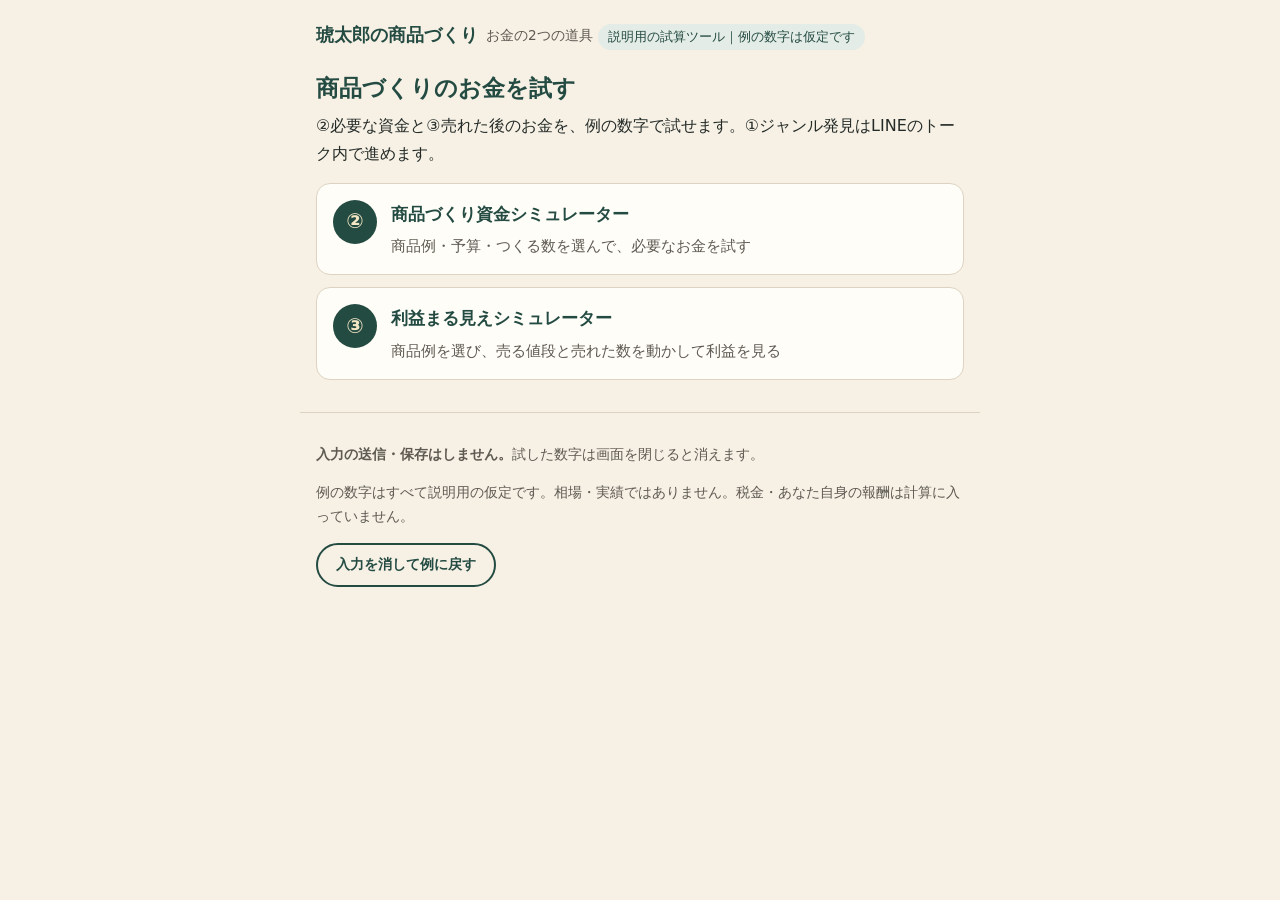
<file: kotaro-tools/index.html>
<!doctype html>
<html lang="ja">
<head>
  <meta charset="utf-8">
  <meta name="viewport" content="width=device-width, initial-scale=1">
  <meta http-equiv="Content-Security-Policy" content="default-src 'self'; script-src 'self'; style-src 'self'; img-src 'self' data:; connect-src 'none'; form-action 'none'">
  <meta name="robots" content="noindex, nofollow">
  <title>琥太郎の商品づくり お金の2つの道具</title>
  <link rel="stylesheet" href="styles.css">
  <script type="module" src="app.js"></script>
</head>
<body>
  <a class="skip" href="#main">本文へ</a>
  <header class="site-header">
    <a class="brand" href="#">琥太郎の商品づくり<span>お金の2つの道具</span></a>
    <p class="local-badge">説明用の試算ツール｜例の数字は仮定です</p>
  </header>

  <main id="main" tabindex="-1">
    <noscript><p class="notice warn">この道具は JavaScript を使います。ブラウザの設定で有効にしてください。</p></noscript>
    <p id="load-warning" class="notice warn" hidden>読み込みに失敗しました。通信を確認し、ページを再読込してください。</p>

    <!-- トップ -->
    <section id="view-home" class="view" data-view="home" aria-labelledby="home-title">
      <h1 id="home-title" class="page-title">商品づくりのお金を試す</h1>
      <p class="lead">②必要な資金と③売れた後のお金を、例の数字で試せます。①ジャンル発見はLINEのトーク内で進めます。</p>
      <ol class="tool-list">
        <li>
          <a class="tool-card" href="#funds">
            <span class="tool-icon" aria-hidden="true">②</span>
            <span class="tool-body">
              <strong>商品づくり資金シミュレーター</strong>
              <span class="tool-purpose">商品例・予算・つくる数を選んで、必要なお金を試す</span>
            </span>
          </a>
        </li>
        <li>
          <a class="tool-card" href="#profit">
            <span class="tool-icon" aria-hidden="true">③</span>
            <span class="tool-body">
              <strong>利益まる見えシミュレーター</strong>
              <span class="tool-purpose">商品例を選び、売る値段と売れた数を動かして利益を見る</span>
            </span>
          </a>
        </li>
      </ol>
    </section>

    <!-- ② 資金 -->
    <section id="view-funds" class="view" data-view="funds" aria-labelledby="funds-title" hidden>
      <a class="back" href="#">← お金の2つの道具へ戻る</a>
      <h1 id="funds-title" class="page-title">② 商品づくり資金シミュレーター</h1>
      <p class="lead">商品を売り始めるまでに、いくら用意しておくかを出します。</p>
      <div id="funds-root"></div>
    </section>

    <!-- ③ 利益 -->
    <section id="view-profit" class="view" data-view="profit" aria-labelledby="profit-title" hidden>
      <a class="back" href="#">← お金の2つの道具へ戻る</a>
      <h1 id="profit-title" class="page-title">③ 利益まる見えシミュレーター</h1>
      <p class="lead">この商品、売れたらいくら残る？　1 個あたりと、全体の数字を分けて見ます。</p>
      <div id="profit-root"></div>
    </section>
  </main>

  <footer class="site-footer">
    <p><strong>入力の送信・保存はしません。</strong>試した数字は画面を閉じると消えます。</p>
    <p>例の数字はすべて説明用の仮定です。相場・実績ではありません。税金・あなた自身の報酬は計算に入っていません。</p>
    <button type="button" class="btn btn-ghost" id="clear-storage">入力を消して例に戻す</button>
    <p id="clear-status" class="small" role="status"></p>
  </footer>
  <script src="boot-check.js"></script>
</body>
</html>
</file>
<file: kotaro-tools/styles.css>
/* 琥太郎 3つの道具 — クリーム / 深緑 / 金 */
:root {
  --green: #244b42;
  --green-2: #33695c;
  --green-soft: #e3ece6;
  --cream: #f6f0e5;
  --paper: #fffdf8;
  --gold: #b8913a;
  --gold-soft: #f3e6c4;
  --ink: #242b27;
  --muted: #5e5a52;
  --line: #ddd3c0;
  --warn: #8a4b1f;
  --warn-bg: #fbecd9;
  --bad: #a23a2a;
  --bad-bg: #f9e2dc;
  --good: #2c6a4f;
  --good-bg: #e0f0e6;
  --radius: 14px;
  --tap: 44px;
  font-size: 16px;
}

*, *::before, *::after { box-sizing: border-box; }
html { -webkit-text-size-adjust: 100%; }
body {
  margin: 0;
  background: var(--cream);
  color: var(--ink);
  font-family: "Hiragino Sans", "Hiragino Kaku Gothic ProN", "Noto Sans JP", "Yu Gothic", system-ui, sans-serif;
  line-height: 1.7;
  overflow-wrap: anywhere;
}
main, .site-header, .site-footer { max-width: 680px; margin: 0 auto; padding: 0 16px; }
main { padding-bottom: 32px; }
main:focus { outline: none; }
a { color: var(--green); }
h1, h2, h3 { line-height: 1.4; }
[hidden] { display: none !important; }
.skip { position: absolute; left: -9999px; }
.skip:focus { left: 8px; top: 8px; background: var(--paper); padding: 8px; z-index: 10; }
.small { font-size: .85rem; color: var(--muted); }

/* ヘッダー・フッター */
.site-header { padding-top: 14px; padding-bottom: 6px; }
.brand { display: inline-flex; flex-wrap: wrap; align-items: baseline; gap: 4px 8px; font-weight: 700; font-size: 1.1rem; text-decoration: none; color: var(--green); min-height: var(--tap); }
.brand span { font-size: .85rem; color: var(--muted); font-weight: 500; }
.local-badge { display: inline-block; margin: 0; padding: 2px 10px; border-radius: 99px; background: var(--green-soft); color: var(--green); font-size: .8rem; }
.site-footer { padding-top: 16px; padding-bottom: 40px; border-top: 1px solid var(--line); font-size: .88rem; color: var(--muted); }

/* 共通部品 */
.page-title { font-size: 1.45rem; color: var(--green); margin: 8px 0 8px; }
.lead { margin: 0 0 16px; }
.back { display: inline-flex; align-items: center; min-height: var(--tap); text-decoration: none; font-weight: 600; }
.notice, .banner { padding: 12px 14px; border-radius: var(--radius); margin: 12px 0; }
.banner-warn, .warn { background: var(--warn-bg); color: var(--warn); border: 1px solid #e9c9a2; }
.banner-info { background: var(--green-soft); color: var(--green); border: 1px solid #c4d7cb; }
.banner-sample { background: var(--gold-soft); color: #6d5317; border: 1px solid #e3cf98; }
.pill { display: inline-block; padding: 2px 10px; border-radius: 99px; font-size: .8rem; font-weight: 700; }
.pill-warn { background: var(--warn-bg); color: var(--warn); border: 1px solid #e9c9a2; }
.pill-sample { background: var(--gold-soft); color: #6d5317; }
.pill-self { background: #e6e9f5; color: #34406e; }
.pill-rule { background: var(--green-soft); color: var(--green); }

.btn {
  display: inline-flex; align-items: center; justify-content: center; gap: 6px;
  min-height: var(--tap); padding: 8px 18px; border-radius: 999px;
  border: 2px solid var(--green); background: var(--green); color: #fff;
  font: inherit; font-weight: 700; cursor: pointer; text-decoration: none; text-align: center;
}
.btn:hover { background: var(--green-2); }
.btn-ghost { background: transparent; color: var(--green); }
.btn-ghost:hover { background: var(--green-soft); }
.btn-gold { background: var(--gold); border-color: var(--gold); color: #fff; }
.btn-gold:hover { background: #a37f2f; }
.btn:focus-visible, a:focus-visible, input:focus-visible, select:focus-visible, textarea:focus-visible { outline: 3px solid var(--gold); outline-offset: 2px; }
.btn-row { display: flex; flex-wrap: wrap; gap: 10px; margin: 14px 0; }
.btn-row .btn { flex: 1 1 auto; }

.card { background: var(--paper); border: 1px solid var(--line); border-radius: var(--radius); padding: 16px; margin: 14px 0; }
.card h2 { font-size: 1.15rem; margin: 0 0 8px; color: var(--green); }
.card h3 { font-size: 1rem; margin: 14px 0 6px; }
.card ul { padding-left: 1.2em; margin: 6px 0; }

/* トップ */
.tool-list { list-style: none; padding: 0; margin: 0; display: grid; gap: 12px; }
.tool-card { display: flex; gap: 14px; align-items: flex-start; padding: 16px; border-radius: var(--radius); background: var(--paper); border: 1px solid var(--line); text-decoration: none; color: var(--ink); min-height: var(--tap); }
.tool-card:hover { border-color: var(--gold); }
.tool-icon { flex: 0 0 44px; height: 44px; border-radius: 50%; display: grid; place-items: center; background: var(--green); color: var(--gold-soft); font-size: 1.3rem; font-weight: 700; }
.tool-body { display: grid; gap: 4px; min-width: 0; }
.tool-body strong { color: var(--green); font-size: 1.08rem; }
.tool-purpose { color: var(--muted); font-size: .92rem; }
.sub-link { margin-top: 18px; }

/* フォーム */
.field { margin: 0 0 14px; }
.field label { display: block; font-weight: 700; }
.field .help { display: block; font-size: .82rem; color: var(--muted); margin-bottom: 4px; }
.input-wrap { display: flex; align-items: center; gap: 8px; }
.input-wrap input { flex: 1 1 auto; min-width: 0; }
.unit { flex: 0 0 auto; color: var(--muted); font-size: .9rem; }
input[type="text"], input:not([type]), textarea, select {
  width: 100%; min-height: var(--tap); padding: 8px 12px; font: inherit; font-size: 1.05rem;
  border: 1.5px solid var(--line); border-radius: 10px; background: #fff; color: var(--ink);
}
textarea { min-height: 72px; resize: vertical; }
.field.has-error input, .field.has-error textarea { border-color: var(--bad); background: #fff8f6; }
.error { display: block; color: var(--bad); font-size: .88rem; font-weight: 700; margin-top: 4px; }
fieldset { border: 0; padding: 0; margin: 0; min-width: 0; }
.form-grid { display: grid; gap: 0 16px; }
@media (min-width: 600px) { .form-grid { grid-template-columns: 1fr 1fr; } }
.group-title { grid-column: 1 / -1; font-size: .95rem; color: var(--gold); font-weight: 700; margin: 8px 0 6px; border-bottom: 1px dashed var(--line); }

input[type="range"] { width: 100%; height: var(--tap); accent-color: var(--green); }

/* 診断 */
.progress { display: flex; align-items: center; gap: 10px; font-size: .9rem; color: var(--muted); }
.progress-bar { flex: 1; height: 8px; background: var(--line); border-radius: 99px; overflow: hidden; }
.progress-bar span { display: block; height: 100%; background: var(--gold); }
.q-title { font-size: 1.2rem; color: var(--green); margin: 12px 0 4px; }
.options { display: grid; gap: 10px; margin: 14px 0; }
.option {
  display: flex; align-items: center; gap: 10px; min-height: 52px; padding: 10px 14px; width: 100%;
  border: 2px solid var(--line); border-radius: 12px; background: var(--paper); font: inherit; color: var(--ink);
  text-align: left; cursor: pointer;
}
.option small { display: block; color: var(--muted); font-size: .8rem; }
.option[aria-pressed="true"] { border-color: var(--green); background: var(--green-soft); font-weight: 700; }
.option .check { flex: 0 0 24px; height: 24px; border-radius: 6px; border: 2px solid var(--line); display: grid; place-items: center; color: #fff; }
.option[aria-pressed="true"] .check { background: var(--green); border-color: var(--green); }
.cand-head { display: flex; flex-wrap: wrap; align-items: center; gap: 6px 10px; }
.cand-head h3 { margin: 0; font-size: 1.15rem; color: var(--green); }
.block-label { font-size: .85rem; font-weight: 700; margin: 12px 0 2px; display: flex; flex-wrap: wrap; gap: 6px; align-items: center; }
details { margin-top: 12px; border-top: 1px dashed var(--line); padding-top: 8px; }
summary { min-height: var(--tap); display: flex; align-items: center; cursor: pointer; font-weight: 700; color: var(--green); }
.research-row { border: 1px solid var(--line); border-radius: 10px; padding: 10px; margin: 8px 0; background: #fff; }
.research-row select { margin-top: 6px; }
.sample-box { background: var(--gold-soft); border-radius: 10px; padding: 10px 12px; margin-top: 12px; font-size: .92rem; }
.excluded li { margin-bottom: 6px; }

/* 結果 */
.results { margin-top: 8px; }
.results.is-stale { opacity: .35; }
.stale-msg { font-weight: 700; }
.big-number { font-size: 2.1rem; font-weight: 800; color: var(--green); line-height: 1.2; font-variant-numeric: tabular-nums; }
.big-number.neg { color: var(--bad); }
.big-sub { color: var(--muted); font-size: .9rem; }
.metric-grid { display: grid; gap: 12px; grid-template-columns: 1fr; }
@media (min-width: 520px) { .metric-grid { grid-template-columns: 1fr 1fr; } }
.metric { background: var(--paper); border: 1px solid var(--line); border-radius: var(--radius); padding: 14px; min-width: 0; }
.metric .m-label { font-weight: 700; color: var(--muted); font-size: .9rem; }
.metric .m-value { font-size: 1.7rem; font-weight: 800; color: var(--green); font-variant-numeric: tabular-nums; line-height: 1.3; }
.metric .m-value.neg { color: var(--bad); }
.metric .m-note { font-size: .82rem; color: var(--muted); margin: 4px 0 0; }
.metric-profit { border-color: var(--gold); border-width: 2px; }

.bar { display: flex; width: 100%; height: 22px; border-radius: 99px; overflow: hidden; background: var(--line); margin: 10px 0; }
.bar span { display: block; height: 100%; min-width: 0; }
.legend { list-style: none; padding: 0; margin: 0; display: grid; gap: 4px; font-size: .9rem; }
.legend li { display: flex; align-items: center; gap: 8px; justify-content: space-between; }
.legend .sw { flex: 0 0 12px; height: 12px; border-radius: 3px; }
.legend .name { flex: 1 1 auto; min-width: 0; }
.legend .amt { font-variant-numeric: tabular-nums; white-space: nowrap; }
.c0 { background: #244b42; } .c1 { background: #3f7d6c; } .c2 { background: #6fa592; } .c3 { background: #b8913a; }
.c4 { background: #d6b46a; } .c5 { background: #8c6b4a; } .c6 { background: #c9a98a; } .c7 { background: #e8d6a8; } .c8 { background: #5e5a52; }

.gap-good { background: var(--good-bg); color: var(--good); }
.gap-bad { background: var(--bad-bg); color: var(--bad); }
.formula { font-size: .85rem; color: var(--muted); background: #fff; border-radius: 10px; padding: 8px 12px; border: 1px dashed var(--line); }
.unit-table { width: 100%; border-collapse: collapse; font-size: .92rem; }
.unit-table td { padding: 4px 0; border-bottom: 1px dotted var(--line); }
.unit-table td:last-child { text-align: right; font-variant-numeric: tabular-nums; white-space: nowrap; padding-left: 8px; }
.unit-table tr.total td { font-weight: 800; border-bottom: 0; }

/* ②③ 初心者向けの最初の操作 */
.beginner-intro { margin: 10px 0 14px; color: var(--muted); }
.beginner-step { margin: 10px 0; padding: 14px; }
.beginner-step h2 { margin-bottom: 10px; }
.product-choices { display: grid; grid-template-columns: repeat(3, minmax(0, 1fr)); gap: 8px; }
.product-choice { min-width: 0; min-height: 92px; padding: 8px 5px; border: 2px solid var(--line); border-radius: 12px; background: #fff; color: var(--green); font: inherit; line-height: 1.25; cursor: pointer; }
.product-choice .product-icon { display: block; font-size: 1.65rem; line-height: 1.3; }
.product-choice strong { display: block; font-size: .87rem; }
.product-choice[aria-pressed="true"], .plan-choice[aria-pressed="true"] { border-color: var(--green); background: var(--green-soft); }
.product-choice:focus-visible, .plan-choice:focus-visible { outline: 3px solid var(--gold); outline-offset: 2px; }
.budget-head { display: flex; align-items: baseline; justify-content: space-between; gap: 8px; font-weight: 700; }
.choice-value { color: var(--green); white-space: nowrap; font-size: 1.12rem; }
.beginner-step input[type="range"] { margin: 8px 0; }
.beginner-step input[type="range"]:disabled { opacity: .4; }
.range-ends { display: flex; justify-content: space-between; color: var(--muted); font-size: .78rem; margin-top: -12px; margin-bottom: 10px; }
.beginner-step .btn-ghost { font-size: .9rem; padding: 5px 12px; min-height: 40px; }
.beginner-step .btn-ghost[aria-pressed="true"] { background: var(--green-soft); }
.plan-choices { display: grid; grid-template-columns: repeat(3, minmax(0, 1fr)); gap: 8px; }
.plan-choice { min-height: 58px; padding: 6px 4px; border: 2px solid var(--line); border-radius: 10px; background: #fff; color: var(--green); font: inherit; font-size: .89rem; font-weight: 700; cursor: pointer; }
.plan-choice small { display: block; font-size: .82rem; font-weight: 500; }
.hero-result { background: var(--green-soft); border-color: #b7d0be; }
.hero-result .big-number { font-size: clamp(2.3rem, 9vw, 3.4rem); }
.hero-result .btn { width: 100%; margin-top: 8px; }
.hero-result .notice { margin: 10px 0; }
.result-details > summary, .advanced > summary { font-size: 1rem; }
.advanced form.card { padding: 0; margin: 8px 0 0; border: 0; background: transparent; }
.result-details .metric-grid { margin: 12px 0; }
@media (max-width: 360px) { .product-choice strong { font-size: .78rem; } .plan-choice { font-size: .82rem; } }

/* LINE 風 */
.line-phone { max-width: 380px; margin: 16px auto; border-radius: 22px; overflow: hidden; border: 1px solid var(--line); background: #8fa9c4; }
.line-top { display: flex; align-items: center; gap: 10px; padding: 10px 14px; background: #2f3a46; color: #fff; font-weight: 700; }
.line-avatar { width: 32px; height: 32px; border-radius: 50%; background: var(--green); color: var(--gold-soft); display: grid; place-items: center; }
.line-chat { padding: 14px; display: grid; gap: 10px; }
.line-date { justify-self: center; margin: 0; font-size: .75rem; background: rgba(0,0,0,.2); color: #fff; padding: 2px 10px; border-radius: 99px; }
.line-bubble { background: #fff; border-radius: 16px; padding: 10px 12px; max-width: 88%; font-size: .92rem; }
.line-bubble small { display: block; color: var(--muted); font-size: .75rem; margin-top: 4px; }
.line-card { background: #fff; border-radius: 16px; overflow: hidden; max-width: 92%; }
.line-card-title { margin: 0; padding: 12px; background: var(--green); color: #fff; font-weight: 700; }
.line-card-btn { display: block; padding: 12px; min-height: var(--tap); border-top: 1px solid var(--line); text-decoration: none; color: var(--green); font-weight: 700; text-align: center; }
.line-card-btn small { display: block; color: var(--warn); font-size: .75rem; font-weight: 500; }
.page-title:focus { outline: none; }

.quick-total{position:sticky;top:8px;z-index:5;width:100%;min-height:52px;padding:12px 14px;margin:8px 0 18px;border:1px solid #244b42;border-radius:12px;background:#244b42;color:white;font:inherit;font-weight:700;cursor:pointer;box-shadow:0 3px 12px #244b4220;overflow-wrap:anywhere}.results{scroll-margin-top:84px}

.back,.brand{min-height:44px;display:inline-flex;align-items:center}.brand{flex-wrap:wrap;gap:8px}
</file>
